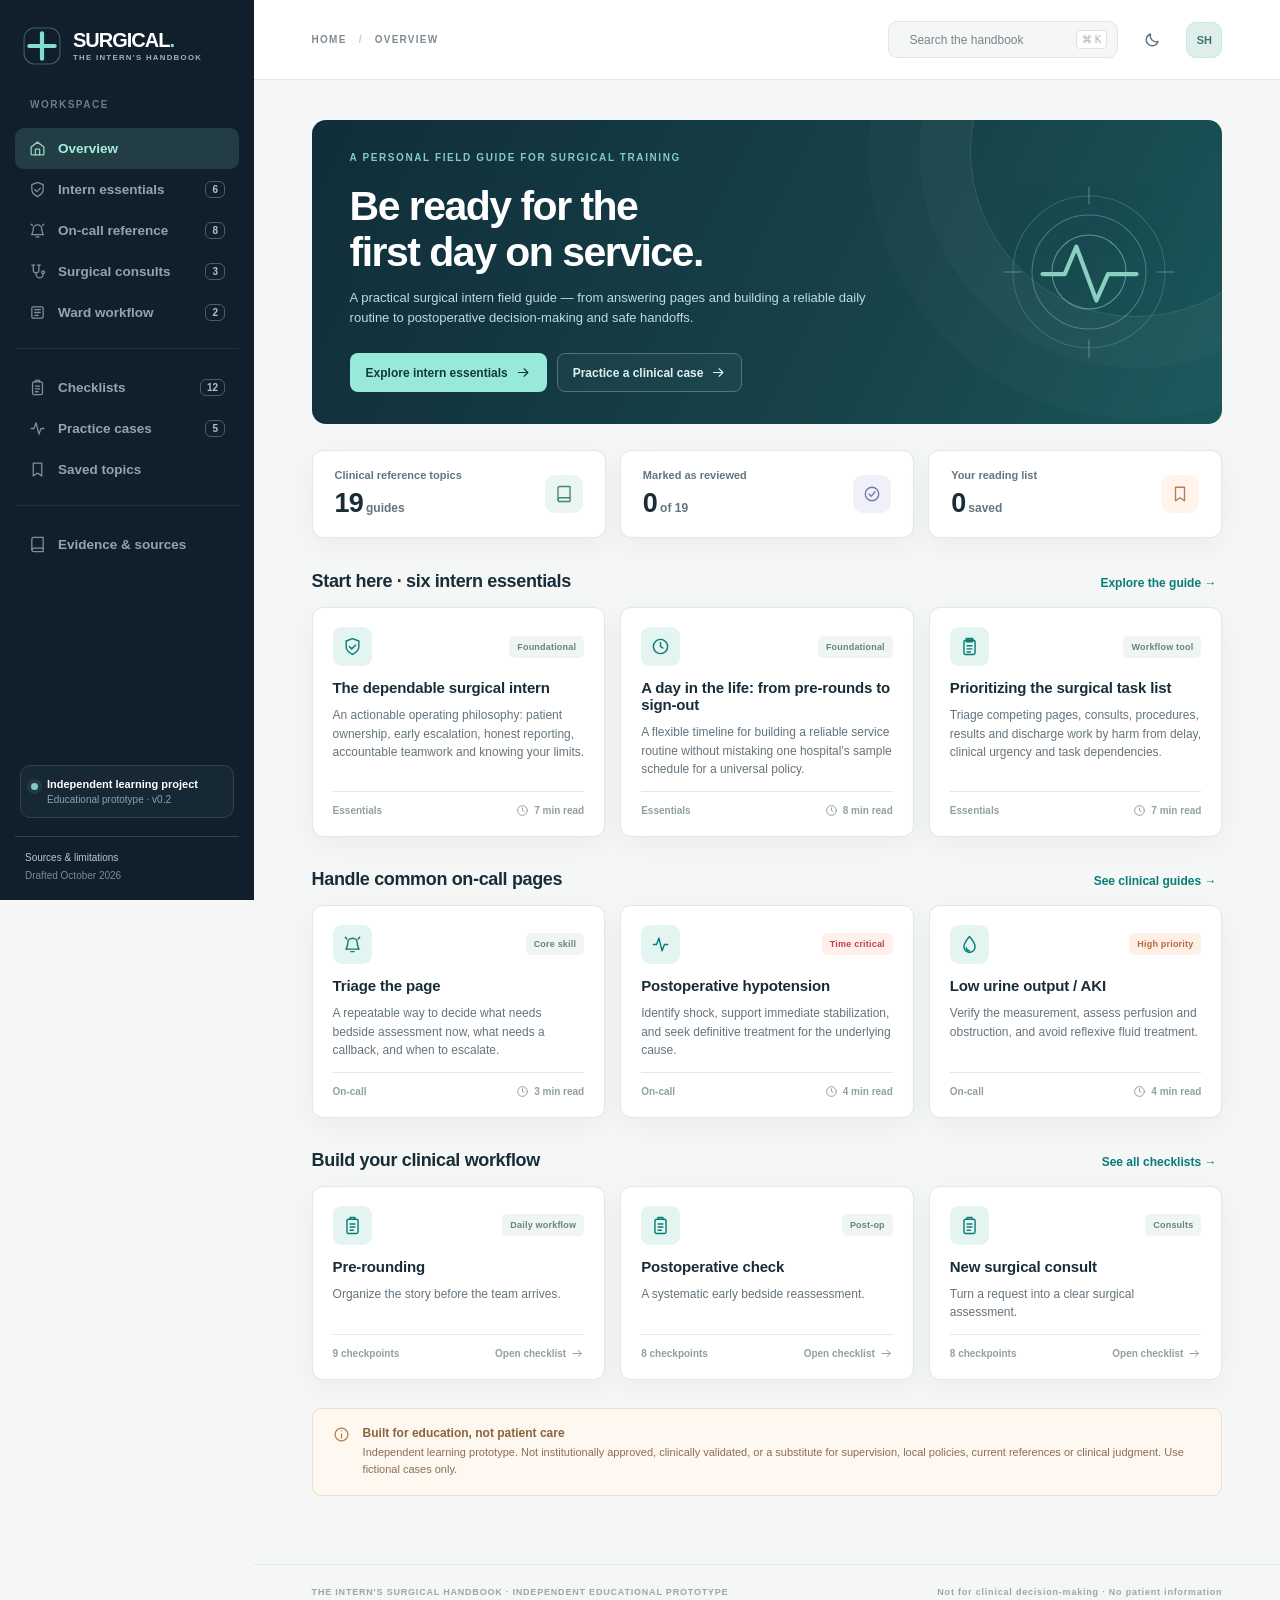
<file: interns-surgical-handbook/index.html>
<!DOCTYPE html>
<html lang="en">
<head>
  <meta charset="UTF-8" />
  <meta name="viewport" content="width=device-width, initial-scale=1.0" />
  <meta name="theme-color" content="#101e2c" />
  <meta name="description" content="The Intern's Surgical Handbook — an open-source educational prototype for the transition from medical student to surgical intern." />
  <title>The Intern's Surgical Handbook</title>
  <link rel="icon" type="image/svg+xml" href="assets/favicon.svg" />
  <link rel="stylesheet" href="assets/styles.css" />
</head>
<body>
  <div class="app-shell">
    <aside class="sidebar" id="sidebar" aria-label="Primary navigation">
      <a class="brand" href="#/home" aria-label="Handbook home">
        <span class="brand-mark" aria-hidden="true"><svg viewBox="0 0 36 36" fill="none"><path d="M18 6v24M6 18h24" stroke="currentColor" stroke-width="4" stroke-linecap="round"/><rect x="1" y="1" width="34" height="34" rx="10" stroke="currentColor" stroke-opacity=".35"/></svg></span>
        <span class="brand-type"><strong>SURGICAL<span class="brand-dot">.</span></strong><small>THE INTERN'S HANDBOOK</small></span>
      </a>
      <div class="sidebar-kicker">WORKSPACE</div>
      <nav id="navigation"></nav>
      <div class="sidebar-spacer"></div>
      <div class="sidebar-project"><span class="signal"></span><div><strong>Independent learning project</strong><span>Educational prototype · v0.2</span></div></div>
      <div class="sidebar-footer"><a href="#/sources">Sources &amp; limitations</a><span>Drafted October 2026</span></div>
    </aside>
    <div class="mobile-scrim" id="mobile-scrim"></div>
    <div class="workspace">
      <header class="topbar">
        <div class="topbar-leading"><button id="menu-toggle" class="icon-button mobile-menu" aria-label="Toggle navigation"></button><div id="breadcrumb" class="breadcrumb">HOME <span>/</span> OVERVIEW</div></div>
        <div class="topbar-actions"><button class="search-trigger" id="search-trigger"><span id="search-icon"></span><span>Search the handbook</span><kbd>⌘ K</kbd></button><button class="icon-button" id="theme-toggle" aria-label="Toggle dark appearance"></button><div class="avatar" title="Surgical education prototype">SH</div></div>
      </header>
      <main id="app" tabindex="-1" aria-live="polite"></main>
      <footer class="site-footer"><span>THE INTERN'S SURGICAL HANDBOOK · INDEPENDENT EDUCATIONAL PROTOTYPE</span><span>Not for clinical decision-making · No patient information</span></footer>
    </div>
  </div>
  <div id="search-dialog" class="dialog-layer hidden" role="dialog" aria-modal="true" aria-label="Search the handbook">
    <div class="dialog-backdrop" data-close-search="true"></div>
    <div class="search-panel"><div class="search-input-row"><span id="dialog-search-icon"></span><input id="search-input" type="search" aria-label="Search topics" placeholder="Search clinical topics, intern skills, workflows…" autocomplete="off" /><kbd>ESC</kbd></div><div class="search-results" id="search-results"></div><div class="dialog-footer"><span>↵ Open a topic</span><span>All content is for education, not patient care.</span></div></div>
  </div>
  <script src="assets/data.js"></script>
  <script src="assets/app.js"></script>
</body>
</html>
</file>
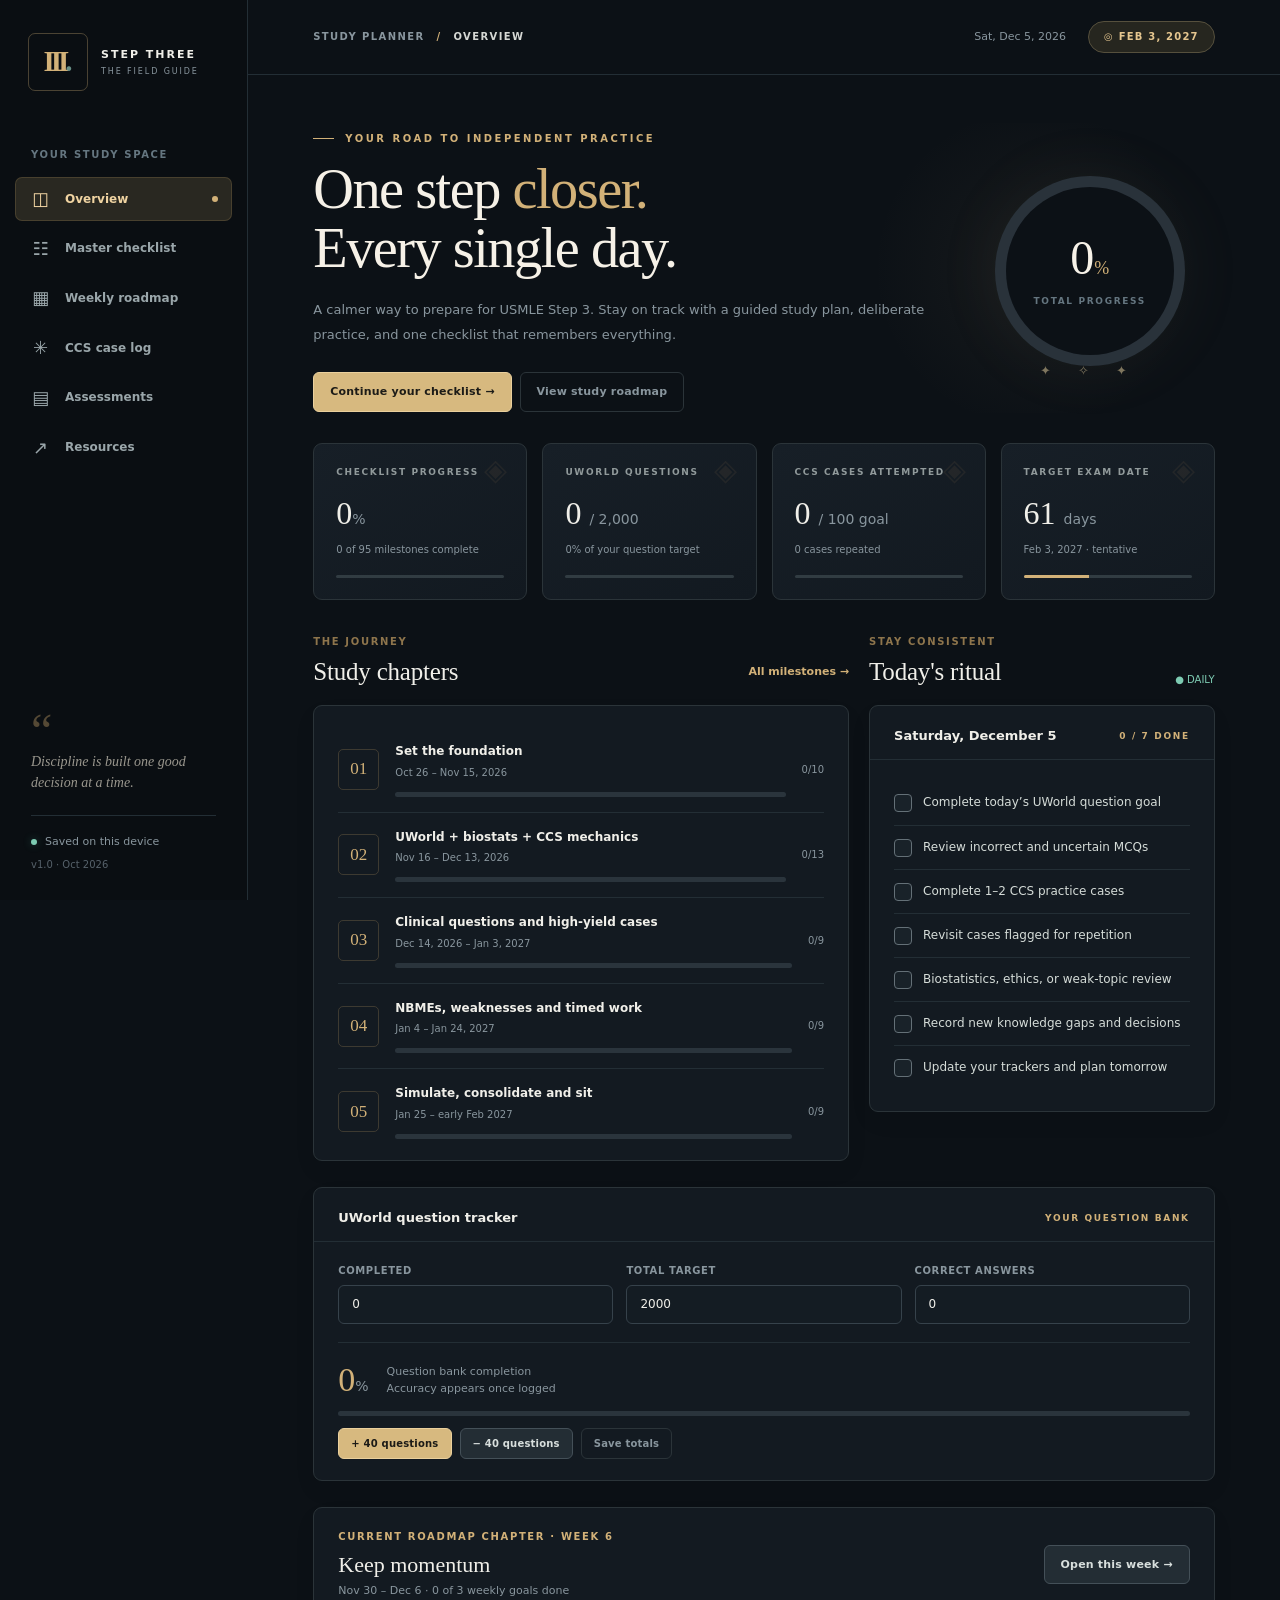
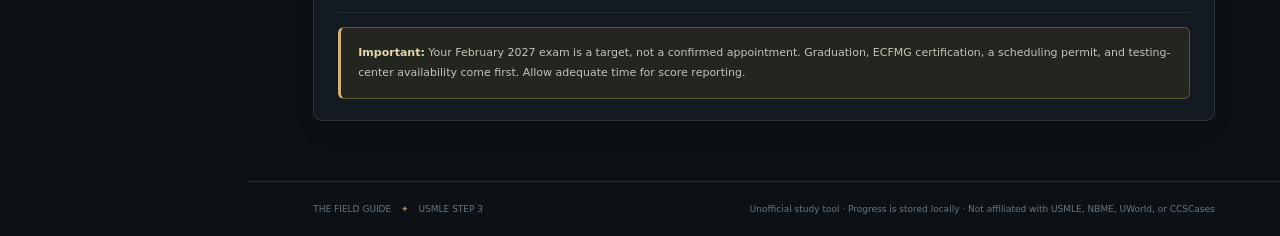
<file: step3-field-guide/index.html>
<!DOCTYPE html>
<html lang="en">
<head>
<meta charset="UTF-8"><meta name="viewport" content="width=device-width, initial-scale=1">
<meta name="theme-color" content="#0d1217">
<meta name="description" content="USMLE Step 3 study checklist: track UWorld questions, CCS practice, NBME assessments, and a week-by-week roadmap.">
<title>Step III — The Field Guide</title>
<link rel="stylesheet" href="styles.css">
<script defer src="data.js"></script><script defer src="app.js"></script>
</head>
<body>
<div class="app-shell">
  <aside class="sidebar" aria-label="Main navigation">
    <div class="brand"><div class="brand-mark">III<span>.</span></div><div class="brand-label"><strong>STEP THREE</strong><span>THE FIELD GUIDE</span></div></div>
    <div class="side-label">YOUR STUDY SPACE</div>
    <nav class="sidebar-nav" id="primary-nav">
      <button class="nav-item is-active" data-nav="dashboard"><span class="nav-symbol">◫</span><span>Overview</span><span class="nav-dot"></span></button>
      <button class="nav-item" data-nav="checklist"><span class="nav-symbol">☷</span><span>Master checklist</span></button>
      <button class="nav-item" data-nav="weeks"><span class="nav-symbol">▦</span><span>Weekly roadmap</span></button>
      <button class="nav-item" data-nav="ccs"><span class="nav-symbol">✳</span><span>CCS case log</span></button>
      <button class="nav-item" data-nav="assessments"><span class="nav-symbol">▤</span><span>Assessments</span></button>
      <button class="nav-item" data-nav="resources"><span class="nav-symbol">↗</span><span>Resources</span></button>
    </nav>
    <div class="side-bottom"><div class="quote-mark">“</div><p>Discipline is built one good decision at a time.</p><div class="side-divider"></div><div class="privacy"><span class="status-dot"></span> Saved on this device</div><div class="version">v1.0 · Oct 2026</div></div>
  </aside>
  <main class="main-panel" id="main">
    <header class="topbar"><div class="crumb">STUDY PLANNER <span>/</span> <span id="breadcrumb">OVERVIEW</span></div><div class="top-right"><span class="top-date" id="today"></span><div class="target-chip">◎ <span id="target-label">FEB 2027</span></div></div></header>
    <div id="app-content" aria-live="polite"></div>
    <footer class="footer"><span>THE FIELD GUIDE <span class="footer-separator">✦</span> USMLE STEP 3</span><span>Unofficial study tool · Progress is stored locally · Not affiliated with USMLE, NBME, UWorld, or CCSCases</span></footer>
  </main>
</div>
<div class="toast" id="toast" role="status" aria-live="polite"></div>
<input type="file" id="import-file" accept="application/json,.json" hidden>
</body>
</html>
</file>
<file: interns-surgical-handbook/assets/styles.css>
:root{--nav:#111f2c;--nav-2:#1b2b39;--nav-text:#94a4ae;--nav-selected:#223d43;--page:#f5f6f6;--card:#fff;--ink:#182d37;--muted:#65747e;--line:#e2e7e7;--accent:#087c77;--accent-soft:#e4f4f1;--accent-strong:#06655f;--orange:#b76838;--orange-soft:#fff0e7;--red:#b94543;--red-soft:#fff0ee;--shadow:0 8px 28px rgba(17,39,48,.045)}
*{box-sizing:border-box}html{scroll-behavior:smooth}body{margin:0;background:var(--page);color:var(--ink);font-family:Inter,ui-sans-serif,-apple-system,BlinkMacSystemFont,"Segoe UI",sans-serif;-webkit-font-smoothing:antialiased;font-size:14px}button,input{font:inherit}button{cursor:pointer}button:focus-visible,a:focus-visible,input:focus-visible{outline:3px solid #58b5a7;outline-offset:3px}a{color:inherit;text-decoration:none}.hidden{display:none!important}svg{display:block;width:20px;height:20px;flex-shrink:0}.app-shell{display:flex;min-height:100vh}.sidebar{width:254px;min-width:254px;background:var(--nav);color:#fff;display:flex;flex-direction:column;min-height:100vh;padding:27px 15px 19px;position:sticky;top:0;height:100vh;z-index:20}.brand{display:flex;align-items:center;gap:12px;padding:0 8px 34px}.brand-mark{color:#82ded2;width:38px;height:38px;display:flex}.brand-mark svg{height:38px;width:38px}.brand-type{display:flex;flex-direction:column;gap:3px}.brand-type strong{font-size:20px;font-weight:850;letter-spacing:-1px;line-height:1}.brand-dot{color:#7eddd0}.brand-type small{letter-spacing:1.3px;font-size:7.8px;font-weight:800;color:#99b5b9}.sidebar-kicker{font-size:10px;letter-spacing:1.5px;color:#677f8b;font-weight:800;padding:0 15px 11px}.nav-group{padding:7px 0}.nav-group+.nav-group{border-top:1px solid rgba(255,255,255,.08);margin-top:8px;padding-top:18px}.nav-item{border:0;width:100%;display:flex;align-items:center;gap:12px;background:none;color:var(--nav-text);text-align:left;padding:12px 14px;border-radius:9px;font-size:13.5px;font-weight:550;transition:.2s}.nav-item svg{height:17px;width:17px;opacity:.85}.nav-item:hover{background:var(--nav-2);color:#fff}.nav-item.active{background:var(--nav-selected);color:#a5efde;font-weight:720}.nav-item .nav-count{margin-left:auto;font-size:10px;border:1px solid #456065;padding:2px 6px;border-radius:6px;color:#a6c4c8}.sidebar-spacer{flex:1}.sidebar-project{margin:22px 5px 18px;display:flex;align-items:flex-start;gap:9px;padding:12px 10px;border:1px solid #30414b;border-radius:10px;background:#172835}.signal{width:7px;height:7px;border-radius:50%;margin-top:5px;background:#80cbbd;box-shadow:0 0 0 4px #80cbbd1d}.sidebar-project div{display:flex;flex-direction:column;gap:4px}.sidebar-project strong{font-size:11px;font-weight:700}.sidebar-project div span{color:#8aa2ad;font-size:10px}.sidebar-footer{border-top:1px solid #30414b;display:flex;flex-direction:column;gap:7px;padding:15px 10px 0;font-size:10px;color:#738c99}.sidebar-footer a{color:#b1cbd0}.workspace{min-width:0;flex:1;display:flex;flex-direction:column}.topbar{height:80px;flex:none;background:var(--card);border-bottom:1px solid var(--line);display:flex;align-items:center;justify-content:space-between;padding:0 clamp(26px,4.5vw,76px)}.topbar-leading,.topbar-actions{display:flex;gap:16px;align-items:center}.breadcrumb{font-size:10px;font-weight:800;letter-spacing:1.25px;color:#7e8c92}.breadcrumb span{margin:0 8px;color:#c0cccc}.search-trigger{display:flex;align-items:center;gap:10px;border:1px solid var(--line);color:#77878d;background:var(--page);border-radius:9px;min-width:230px;height:37px;padding:0 10px;font-size:12px;text-align:left}.search-trigger svg{height:15px;width:15px}.search-trigger kbd{margin-left:auto;border:1px solid #dce3e3;background:var(--card);padding:3px 5px;border-radius:4px;font-size:10px;color:#a0adb2;font-family:inherit}.icon-button{border:1px solid transparent;background:none;color:var(--muted);border-radius:8px;padding:8px;display:flex;align-items:center;justify-content:center}.icon-button:hover{background:var(--page)}.icon-button svg{width:18px;height:18px}.avatar{border-radius:10px;background:#deeeea;color:#42746e;border:1px solid #cce5df;width:36px;height:36px;display:flex;align-items:center;justify-content:center;font-size:11px;font-weight:800}.mobile-menu{display:none}main{width:100%;max-width:1380px;margin:0 auto;flex:1;padding:40px clamp(26px,4.5vw,76px) 68px}.site-footer{display:flex;gap:15px;justify-content:space-between;padding:20px clamp(26px,4.5vw,76px);font-size:9px;font-weight:700;letter-spacing:.8px;color:#9aa8ac;border-top:1px solid var(--line);line-height:1.7}.eyebrow{color:var(--accent);font-size:10px;letter-spacing:1.6px;text-transform:uppercase;font-weight:850}.page-heading{font-size:34px;font-weight:780;letter-spacing:-1.2px;margin:10px 0 8px;line-height:1.18}.page-subtitle{color:var(--muted);line-height:1.6;font-size:14px;margin:0;max-width:700px}.hero{border-radius:14px;background:linear-gradient(116deg,#102d3a 0%,#17444a 65%,#19565a 100%);color:#fff;min-height:258px;display:grid;grid-template-columns:minmax(0,1.6fr) minmax(190px,.7fr);overflow:hidden;position:relative;padding:32px 38px;margin-bottom:26px}.hero::after{content:"";position:absolute;width:330px;height:330px;right:-80px;top:-135px;border:1px solid #d3ffeb23;border-radius:50%;box-shadow:0 0 0 51px #ffffff06,0 0 0 102px #ffffff04}.hero-content{position:relative;z-index:1}.hero .eyebrow{color:#83cbbf}.hero h1{font-size:clamp(29px,3.2vw,43px);line-height:1.13;letter-spacing:-1.5px;font-weight:780;max-width:580px;margin:20px 0 12px}.hero p{color:#c2dbdc;line-height:1.6;max-width:545px;font-size:13px;margin:0 0 24px}.hero-actions{display:flex;gap:10px;flex-wrap:wrap}.btn{padding:11px 15px;display:inline-flex;align-items:center;justify-content:center;gap:8px;font-weight:760;font-size:12px;border-radius:8px;border:1px solid transparent;transition:.15s}.btn svg{width:15px;height:15px}.btn-primary{color:#113a39;background:#98e9d9}.btn-primary:hover{background:#b9f5e9}.btn-outline{color:#e0f1f1;border-color:#547477;background:#ffffff08}.btn-outline:hover{background:#ffffff19}.hero-visual{align-self:center;justify-self:end;position:relative;z-index:1;opacity:.85}.hero-visual svg{width:190px;height:190px}.stat-row{display:grid;grid-template-columns:repeat(3,1fr);gap:14px;margin-bottom:33px}.stat{background:var(--card);border:1px solid var(--line);border-radius:11px;padding:18px 22px;box-shadow:var(--shadow);display:flex;align-items:center;justify-content:space-between;gap:10px}.stat label{display:block;color:var(--muted);font-size:11px;font-weight:600;margin-bottom:7px}.stat strong{font-size:27px;font-weight:790;letter-spacing:-.8px}.stat .unit{font-size:12px;margin-left:3px;color:var(--muted);font-weight:600}.stat .stat-icon{padding:10px;background:#ebf5f1;border-radius:10px;color:#42837a}.stat:nth-child(2) .stat-icon{background:#f0f0f9;color:#7978ab}.stat:nth-child(3) .stat-icon{background:#fff3eb;color:#b67c4d}.stat-icon svg{width:18px;height:18px}.section-heading{display:flex;justify-content:space-between;align-items:baseline;gap:10px;margin:32px 0 15px}.section-heading h2{font-size:18px;letter-spacing:-.35px;margin:0;font-weight:760}.section-heading .view-all{background:none;border:none;color:var(--accent);font-size:12px;font-weight:750}.section-heading .view-all:hover{text-decoration:underline}.topic-grid{display:grid;grid-template-columns:repeat(3,minmax(0,1fr));gap:15px}.topic-card{display:flex;flex-direction:column;gap:10px;background:var(--card);border:1px solid var(--line);border-radius:11px;min-height:183px;padding:19px 20px;box-shadow:var(--shadow);text-align:left;color:var(--ink);position:relative;transition:transform .15s,border-color .15s,box-shadow .15s;width:100%}.topic-card:hover{transform:translateY(-2px);border-color:#acd0ca;box-shadow:0 12px 30px #15394212}.topic-card-header{display:flex;align-items:center;justify-content:space-between}.topic-icon{background:var(--accent-soft);border-radius:9px;width:39px;height:39px;color:var(--accent);display:flex;align-items:center;justify-content:center}.topic-icon svg{width:19px;height:19px}.urgency{font-size:9px;letter-spacing:.2px;color:#66847a;background:#eff6f1;padding:6px 8px;border-radius:5px;font-weight:750}.urgency.high{background:var(--orange-soft);color:var(--orange)}.urgency.critical{background:var(--red-soft);color:var(--red)}.topic-card h3{font-size:15px;letter-spacing:-.15px;margin:3px 0 0;font-weight:760}.topic-card p{font-size:12px;line-height:1.55;color:var(--muted);margin:0;flex:1}.topic-meta{display:flex;justify-content:space-between;align-items:center;color:#91a0a3;font-size:10px;font-weight:650;border-top:1px solid var(--line);padding-top:12px;margin-top:2px}.topic-meta svg{width:13px;height:13px}.topic-meta .meta-flex{display:flex;align-items:center;gap:5px}.warning-strip{margin-top:28px;display:flex;gap:13px;align-items:flex-start;background:#fef8f0;border:1px solid #f0e0c9;padding:17px 20px;border-radius:9px}.warning-strip svg{color:#b8804a;width:17px;height:17px}.warning-strip strong{display:block;color:#8b633c;font-size:12px;margin-bottom:4px}.warning-strip p{font-size:11px;color:#896f58;line-height:1.55;margin:0}.filter-row{display:flex;align-items:center;gap:9px;flex-wrap:wrap;margin:24px 0 20px}.filter-chip{border:1px solid var(--line);border-radius:7px;background:var(--card);padding:8px 13px;color:var(--muted);font-size:12px;font-weight:700}.filter-chip.active{background:var(--accent);border-color:var(--accent);color:white}.library-head{display:flex;align-items:flex-end;justify-content:space-between;gap:20px}.small-info{font-size:11px;color:var(--muted)}.article-layout{display:grid;grid-template-columns:minmax(0,1fr) 250px;gap:24px;align-items:start}.article-sheet{background:var(--card);border:1px solid var(--line);border-radius:13px;padding:35px 39px}.back-link{border:0;background:none;padding:0;color:var(--accent);display:flex;gap:6px;align-items:center;font-weight:760;font-size:12px;margin-bottom:23px}.back-link svg{width:15px;height:15px}.article-heading{display:flex;justify-content:space-between;align-items:flex-start;gap:18px}.article-sheet h1{font-size:34px;line-height:1.18;letter-spacing:-1.1px;margin:13px 0}.article-intro{font-size:14px;line-height:1.7;color:var(--muted);max-width:640px;margin:0 0 17px}.bookmark-btn{display:flex;align-items:center;justify-content:center;border:1px solid var(--line);border-radius:9px;background:var(--card);padding:10px;color:#87969b}.bookmark-btn.selected{color:var(--accent);background:var(--accent-soft);border-color:#a6d7c8}.article-facts{display:flex;gap:13px;flex-wrap:wrap;align-items:center;margin:18px 0 27px;color:#778991;font-size:11px;font-weight:700}.tag{padding:6px 9px;background:var(--page);color:#617980;font-size:10px;font-weight:700;border-radius:5px}.red-flag{background:#fff5f3;border:1px solid #f0d8d4;border-radius:10px;padding:19px 21px;margin-bottom:27px}.red-flag h3{font-size:12px;display:flex;align-items:center;gap:8px;color:#a84641;margin:0 0 12px;text-transform:uppercase;letter-spacing:.7px}.red-flag ul{padding-left:21px;margin:0;color:#654d4a;font-size:12px;line-height:1.85}.article-section{margin:28px 0}.article-section h2{font-size:17px;letter-spacing:-.3px;margin:0 0 13px}.article-section ul{margin:0;padding-left:21px;color:#4a6068;font-size:13px;line-height:1.8}.article-section li{padding-left:3px;margin:5px 0}.pearl{display:flex;gap:14px;background:var(--accent-soft);padding:19px 21px;border-radius:9px;margin:30px 0}.pearl svg{color:var(--accent)}.pearl strong{font-size:11px;letter-spacing:.6px;text-transform:uppercase;color:var(--accent)}.pearl p{color:#3d665d;font-size:13px;line-height:1.65;margin:5px 0 0}.references{border-top:1px solid var(--line);padding-top:22px;margin-top:28px}.references h2{font-size:15px;margin:0 0 12px}.reference-link{display:flex;gap:7px;align-items:center;padding:8px 0;font-size:12px;color:var(--accent);font-weight:680}.reference-link svg{width:14px;height:14px}.reference-link:hover{text-decoration:underline}.reading-footer{border-top:1px solid var(--line);margin-top:18px;padding-top:20px;display:flex;flex-wrap:wrap;justify-content:space-between;align-items:center;gap:12px}.reading-footer .btn{background:var(--accent);color:white}.reading-footer .btn.done{background:#e3f3ee;color:var(--accent)}.side-panel{background:var(--card);border:1px solid var(--line);border-radius:11px;padding:20px 18px;margin-bottom:15px}.side-panel h4{font-size:12px;letter-spacing:.15px;margin:0 0 17px}.side-panel p{font-size:11.5px;color:var(--muted);line-height:1.65;margin:0 0 12px}.side-panel a{color:var(--accent);font-size:11px;font-weight:800}.toc a{display:block;border-left:2px solid var(--line);padding:8px 0 8px 12px;color:#6f828a;font-size:11px;line-height:1.45}.toc a:hover{color:var(--accent);border-left-color:var(--accent)}.detail-kicker{font-size:10px;font-weight:760;color:var(--accent);letter-spacing:1.25px;text-transform:uppercase}.checklist-list{display:grid;gap:14px;margin-top:25px}.checklist-card{background:var(--card);border:1px solid var(--line);border-radius:11px;padding:20px 23px}.checklist-top{display:flex;justify-content:space-between;align-items:start;gap:15px}.checklist-top h3{margin:7px 0;font-size:18px}.checklist-top p{font-size:12px;color:var(--muted);margin:0 0 16px}.checklist-progress{color:var(--muted);font-size:11px;font-weight:700}.progress-track{height:5px;background:#eaf0ee;border-radius:100px;overflow:hidden;margin:10px 0 18px}.progress-fill{height:100%;background:var(--accent);border-radius:100px;transition:width .3s}.checklist-items{display:grid;gap:4px}.check-item{display:flex;align-items:flex-start;gap:11px;padding:10px;border-radius:7px;font-size:12.5px;line-height:1.5;cursor:pointer;color:#3c535b}.check-item:hover{background:var(--page)}.check-item input{accent-color:var(--accent);margin:3px 0 0;min-width:16px;height:16px}.check-item.completed{color:#859694;text-decoration:line-through}.check-actions{display:flex;justify-content:flex-end;border-top:1px solid var(--line);padding-top:13px;margin-top:13px}.tiny-button{border:0;background:none;color:var(--accent);font-size:11px;font-weight:800}.case-list{margin-top:27px;display:grid;grid-template-columns:repeat(3,minmax(0,1fr));gap:15px}.case-card{background:var(--card);border:1px solid var(--line);border-radius:12px;padding:22px;display:flex;flex-direction:column;gap:11px;min-height:232px}.case-card .case-symbol{color:var(--accent);width:42px;height:42px;border-radius:9px;background:var(--accent-soft);display:flex;align-items:center;justify-content:center}.case-card h3{font-size:16px;margin:0}.case-card p{font-size:12px;line-height:1.6;color:var(--muted);margin:0;flex:1}.case-card-bottom{display:flex;align-items:center;justify-content:space-between;border-top:1px solid var(--line);padding-top:14px}.case-card-bottom span{font-size:10px;color:var(--muted);font-weight:700}.case-card-bottom button{background:none;color:var(--accent);font-size:12px;font-weight:800;border:0}.case-stage{max-width:780px;margin:auto}.case-timeline{display:flex;align-items:center;gap:6px;margin:23px 0}.timeline-line{height:5px;flex:1;border-radius:5px;background:#dce7e4}.timeline-line.passed{background:var(--accent)}.case-scene{border:1px solid var(--line);background:var(--card);padding:27px 29px;border-radius:13px;margin-top:15px}.case-scene .scene-label{font-size:10px;font-weight:800;letter-spacing:1.2px;color:var(--accent);text-transform:uppercase}.case-scene p{font-size:13px;line-height:1.75;color:#50656b}.vitals-row{display:grid;grid-template-columns:repeat(4,minmax(0,1fr));gap:10px;margin-top:20px}.vital{background:var(--page);padding:13px 9px;border-radius:8px;text-align:center}.vital span{display:block;color:var(--muted);font-size:10px;font-weight:750;margin-bottom:5px}.vital strong{font-size:16px}.question-card{border:1px solid var(--line);background:var(--card);border-radius:13px;padding:28px 29px;margin:17px 0}.question-card h2{font-size:17px;line-height:1.5;margin:0 0 19px}.choice{width:100%;text-align:left;display:flex;gap:11px;align-items:center;background:var(--card);border:1px solid var(--line);border-radius:9px;margin:9px 0;padding:15px 16px;color:#3b525b;line-height:1.55;font-size:12.5px}.choice:hover:not(:disabled){border-color:#85c5b9;background:#f3fbf8}.choice.selected{border-color:var(--accent);background:var(--accent-soft)}.choice.bad{border-color:#e9a3a0;background:var(--red-soft)}.choice:disabled{cursor:default}.choice-letter{height:24px;width:24px;min-width:24px;background:#edf1f0;color:#738288;display:grid;place-items:center;border-radius:6px;font-size:11px;font-weight:800}.feedback{border-radius:9px;padding:18px 19px;margin-top:17px;font-size:12px;line-height:1.65;background:#e9f6f1;border:1px solid #c5e5da;color:#416a5e}.feedback.incorrect{background:#fff5ec;border-color:#efdcc5;color:#815839}.feedback strong{display:block;font-size:13px;margin-bottom:5px}.question-bottom{display:flex;justify-content:space-between;align-items:center;margin-top:20px;color:var(--muted);font-size:11px}.question-bottom .btn{background:var(--accent);color:white}.question-bottom .btn:disabled{background:#b8cac6;cursor:not-allowed}.complete-panel{text-align:center;border-radius:13px;border:1px solid var(--line);background:var(--card);padding:40px 35px;margin-top:20px}.complete-badge{background:var(--accent-soft);border-radius:50%;width:66px;height:66px;display:grid;place-items:center;color:var(--accent);margin:auto}.complete-panel h2{font-size:25px;margin:15px 0 8px}.complete-panel p{color:var(--muted);line-height:1.7}.complete-panel .btn{background:var(--accent);color:#fff}.source-grid{display:grid;grid-template-columns:repeat(2,1fr);gap:14px;margin-top:24px}.source-card{border:1px solid var(--line);background:var(--card);border-radius:10px;padding:18px;display:flex;flex-direction:column;gap:8px}.source-card strong{font-size:13px}.source-card span{color:var(--muted);font-size:11px}.source-card a{color:var(--accent);font-size:11px;font-weight:750;display:flex;gap:6px;align-items:center}.source-card a svg{width:12px;height:12px}.empty-state{border:1px dashed #bdd0cd;border-radius:12px;padding:44px;text-align:center;color:var(--muted);background:var(--card);margin-top:24px}.empty-state svg{margin:0 auto 14px;color:#8fb3ab;width:27px;height:27px}.empty-state h3{color:var(--ink)}.empty-state .btn{background:var(--accent);color:#fff}.dialog-layer{position:fixed;z-index:100;inset:0;display:flex;justify-content:center;align-items:flex-start;padding:11vh 20px 20px}.dialog-backdrop{position:absolute;inset:0;background:#0b1c2ab3;backdrop-filter:blur(3px)}.search-panel{position:relative;width:min(650px,100%);background:var(--card);border-radius:14px;box-shadow:0 35px 80px #06152166;overflow:hidden}.search-input-row{display:flex;align-items:center;gap:13px;padding:20px;border-bottom:1px solid var(--line)}.search-input-row svg{color:var(--accent)}.search-input-row input{border:0;outline:none;flex:1;min-width:0;font-size:16px;background:transparent;color:var(--ink)}.search-input-row kbd{font-family:inherit;color:var(--muted);border:1px solid var(--line);border-radius:5px;padding:5px;font-size:10px}.search-results{padding:10px;max-height:420px;overflow:auto}.search-result{border:0;background:transparent;text-align:left;padding:11px;border-radius:8px;display:flex;align-items:center;gap:11px;width:100%;color:var(--ink)}.search-result:hover{background:var(--accent-soft)}.search-result-icon{background:var(--page);color:var(--accent);padding:9px;border-radius:7px}.search-result-icon svg{width:16px;height:16px}.search-result strong,.search-result small{display:block}.search-result strong{font-size:12px}.search-result small{margin-top:4px;font-size:10px;color:var(--muted)}.dialog-footer{display:flex;justify-content:space-between;gap:10px;padding:13px 20px;background:var(--page);color:var(--muted);font-size:10px}.mobile-scrim{display:none}
/* Dark theme is optional; source content and references remain identical. */
body.dark{--page:#131d26;--card:#1c2932;--ink:#ecf3f1;--muted:#a1b5b9;--line:#304149;--accent:#81d5c4;--accent-strong:#bcece0;--accent-soft:#234d49;--orange:#e7af7d;--orange-soft:#4d342d;--red:#efaaa6;--red-soft:#522e32;--shadow:none}body.dark .hero{background:linear-gradient(116deg,#183e46,#15565a)}body.dark .search-trigger{background:#24333d}body.dark .avatar{background:#234d49;color:#8ae0d3;border-color:#346762}body.dark .stat .stat-icon{background:#295149;color:#8ae0d3}body.dark .urgency{background:#2d493f;color:#b6e0cc}body.dark .urgency.high{background:#5a4031;color:#f7c08e}body.dark .urgency.critical{background:#613737;color:#ffd0cd}body.dark .topic-card p,body.dark .article-section ul,body.dark .case-scene p,body.dark .choice,body.dark .check-item{color:#b8c8cc}body.dark .red-flag{background:#402a2b;border-color:#754144}body.dark .red-flag ul{color:#edc5c5}body.dark .red-flag h3{color:#ffc0bc}body.dark .pearl{background:#214541}body.dark .pearl p{color:#b8e4d7}body.dark .warning-strip{background:#382f28;border-color:#66523c}body.dark .warning-strip strong,body.dark .warning-strip p{color:#e1c6a2}body.dark .vital{background:#26343d}body.dark .choice{background:var(--card)}body.dark .choice.selected{background:#234d49}body.dark .choice.bad{background:#503438}body.dark .feedback{background:#234d49;border-color:#386b61;color:#c3e9db}body.dark .feedback.incorrect{background:#4f392e;color:#f2d1ad;border-color:#765443}body.dark .progress-track{background:#31464b}body.dark .check-item.completed{color:#6f8589}body.dark .check-item:hover{background:#24343c}body.dark .choice-letter{background:#35464c;color:#cad8d6}body.dark .reference-link{color:var(--accent)}body.dark .search-result:hover{background:#2a4745}
@media(max-width:1150px){.topic-grid,.case-list{grid-template-columns:repeat(2,minmax(0,1fr))}.article-layout{grid-template-columns:minmax(0,1fr)}.article-layout .article-aside{display:none}.hero{grid-template-columns:minmax(0,1fr) 150px}.hero-visual svg{width:140px;height:140px}}
@media(max-width:800px){.sidebar{position:fixed;transform:translateX(-100%);transition:transform .2s}.sidebar.open{transform:translateX(0)}.mobile-scrim.open{display:block;position:fixed;inset:0;background:#0d1c2d88;z-index:19}.mobile-menu{display:flex}.topbar{height:65px;padding:0 22px}.topbar-leading{gap:7px}.topbar-actions{gap:6px}.search-trigger{min-width:0;width:40px;justify-content:center;padding:0}.search-trigger span:not(:first-child),.search-trigger kbd{display:none}.avatar{display:none}main{padding:24px 22px 45px}.hero{padding:27px;grid-template-columns:1fr;min-height:0}.hero-visual{display:none}.stat-row{gap:8px}.stat{padding:15px;gap:5px}.stat strong{font-size:21px}.stat .stat-icon{display:none}.site-footer{padding:19px 22px;flex-direction:column;gap:4px}.article-sheet{padding:26px 22px}.article-sheet h1{font-size:27px}}
@media(max-width:540px){.topic-grid,.case-list,.source-grid{grid-template-columns:1fr}.stat-row{grid-template-columns:repeat(3,1fr)}.stat{padding:13px 9px;text-align:center;display:block}.stat label{font-size:10px}.stat strong{font-size:22px}.hero h1{font-size:31px}.hero .btn{flex:1}.page-heading{font-size:28px}.article-heading{align-items:flex-start}.vitals-row{grid-template-columns:repeat(2,minmax(0,1fr))}.case-scene,.question-card{padding:22px 18px}.dialog-footer{font-size:9px}.search-trigger{height:35px;width:35px}.breadcrumb{font-size:9px}.topic-card{min-height:156px}}
@media print{.sidebar,.topbar,.site-footer,.article-aside,.back-link,.bookmark-btn,.reading-footer,.btn{display:none!important}main{padding:0}.article-layout{display:block}.article-sheet{border:0;padding:0}.red-flag{break-inside:avoid}body{background:#fff;color:#000}}
</file>
<file: step3-field-guide/styles.css>
:root{color-scheme:dark;--bg:#0c1116;--sidebar:#0a0e12;--panel:#131a21;--panel-2:#171f27;--panel-3:#1b252d;--border:#2b3439;--border-soft:#232e35;--text:#f0efe9;--muted:#89969e;--muted2:#657680;--gold:#d2b178;--gold-deep:#8e754c;--green:#7dcbb2;--red:#d28b81;--shadow:0 16px 55px #05090d60;--serif:Georgia,'Times New Roman',serif;--sans:Inter,ui-sans-serif,system-ui,-apple-system,BlinkMacSystemFont,'Segoe UI',sans-serif}
*{box-sizing:border-box}html{scroll-behavior:smooth}body{margin:0;background:var(--bg);color:var(--text);font:14px/1.56 var(--sans);-webkit-font-smoothing:antialiased}button,input,select,textarea{font:inherit}button{cursor:pointer}button:focus-visible,a:focus-visible,input:focus-visible,textarea:focus-visible{outline:2px solid var(--gold);outline-offset:3px}a{color:var(--gold);text-decoration:none}a:hover{text-decoration:underline}::selection{background:#b1945d70;color:#fff}.app-shell{min-height:100vh;display:grid;grid-template-columns:248px minmax(0,1fr)}.sidebar{position:sticky;top:0;height:100vh;background:var(--sidebar);border-right:1px solid var(--border-soft);padding:33px 15px 25px;display:flex;flex-direction:column;z-index:9}.brand{display:flex;align-items:center;gap:13px;margin:0 13px 56px}.brand-mark{font:700 29px/1 var(--serif);letter-spacing:-4px;color:var(--gold);border:1px solid #9d875e70;border-radius:7px;padding:13px 13px 14px 9px;width:60px;text-align:center}.brand-mark span{color:#688f86}.brand-label{display:flex;flex-direction:column;gap:3px}.brand-label strong{font-weight:770;font-size:11px;letter-spacing:2px}.brand-label span{font-size:8px;color:var(--muted);letter-spacing:1.9px;white-space:nowrap}.side-label,.micro{font-size:10px;letter-spacing:1.65px;text-transform:uppercase;color:var(--muted2);font-weight:760}.side-label{margin:0 16px 14px}.sidebar-nav{display:flex;flex-direction:column;gap:5px}.nav-item{display:flex;align-items:center;gap:13px;color:#9aa6aa;background:transparent;border:1px solid transparent;border-radius:7px;text-align:left;width:100%;padding:12px 13px;font-size:12px;font-weight:590;transition:background .15s}.nav-item:hover{background:#1b2228;color:#fff}.nav-item.is-active{background:#292821;border-color:#6b5c3c77;color:#f0d4a2}.nav-symbol{width:23px;text-align:center;font-size:18px;font-weight:400;line-height:1}.nav-dot{margin-left:auto;width:6px;height:6px;background:var(--gold);border-radius:50%}.side-bottom{margin-top:auto;padding:16px 16px 2px;color:var(--muted)}.quote-mark{font:48px/25px var(--serif);color:#554935}.side-bottom p{font:italic 14px/1.5 var(--serif);max-width:174px;margin:8px 0 22px;color:#9a978e}.side-divider{height:1px;background:var(--border-soft);margin-bottom:17px}.privacy{display:flex;gap:8px;align-items:center;font-size:11px}.status-dot{width:6px;height:6px;border-radius:50%;background:var(--green);box-shadow:0 0 9px #4cb79655}.version{font-size:10px;color:#56616a;margin-top:7px}.main-panel{min-width:0;display:flex;flex-direction:column}.topbar{height:75px;display:flex;align-items:center;justify-content:space-between;border-bottom:1px solid var(--border-soft);padding:0 clamp(24px,5.1vw,78px);gap:20px}.crumb{font-size:10px;letter-spacing:1.4px;color:var(--muted);font-weight:700}.crumb span{color:var(--gold);margin:0 7px}.crumb span:last-child{margin:0;color:#d6d8d4}.top-right{display:flex;gap:22px;align-items:center}.top-date{font-size:11px;color:var(--muted)}.target-chip{background:#26261f;color:#e5c68f;border:1px solid #56503d;border-radius:30px;padding:7px 15px;font-size:10px;letter-spacing:1.2px;font-weight:760;white-space:nowrap}.content{width:min(1170px,100%);margin:0 auto;padding:48px clamp(24px,5.1vw,78px) 60px}.eyebrow{color:var(--gold);font-size:10px;font-weight:750;letter-spacing:2.5px;text-transform:uppercase;margin-bottom:13px;display:flex;align-items:center;gap:11px}.eyebrow:before{content:"";width:21px;height:1px;background:var(--gold)}h1,h2,h3,p{margin-top:0}h1{font:normal clamp(41px,4.4vw,65px)/1.06 var(--serif);letter-spacing:-1.5px;color:#f6f1e7;margin-bottom:19px}h1 em{font-style:normal;color:var(--gold)}h2{font:normal 25px/1.2 var(--serif);letter-spacing:-.2px;margin:0}h3{font:600 16px/1.25 var(--sans);margin:0}.intro{font-size:13px;color:var(--muted);max-width:660px;line-height:1.9}.hero{display:grid;grid-template-columns:1fr 250px;gap:32px;align-items:center;padding:8px 0 31px;position:relative}.hero:before{content:"";position:absolute;right:0;top:0;width:360px;height:290px;background:radial-gradient(circle,#ab926d12 0%,transparent 70%);pointer-events:none}.hero-art{min-height:215px;display:grid;place-items:center;position:relative}.progress-ring{width:190px;height:190px;border-radius:50%;display:grid;place-items:center;background:conic-gradient(var(--gold) var(--amount),#29323a var(--amount));position:relative;box-shadow:0 0 70px #bd9c6d10}.progress-ring:before{content:"";position:absolute;inset:11px;border-radius:50%;background:var(--bg)}.ring-center{text-align:center;position:relative;z-index:1}.ring-number{font:normal 48px/1 var(--serif);color:#f7f2e8}.ring-number small{font:18px var(--serif);color:var(--gold)}.ring-center .micro{margin-top:12px;font-size:9px}.ring-flourish{position:absolute;bottom:0;color:#7f765e;font:13px var(--serif);letter-spacing:12px}.section-heading{display:flex;align-items:end;justify-content:space-between;gap:18px;margin-bottom:18px}.section-heading .micro{margin-bottom:8px;color:var(--gold-deep)}.muted{color:var(--muted)}.tiny{font-size:11px}.muted-link{font-size:11px;font-weight:700;color:var(--gold);white-space:nowrap;border:0;background:transparent;padding:7px 0}.metrics{display:grid;grid-template-columns:repeat(4,minmax(0,1fr));gap:15px;margin-bottom:34px}.metric{background:linear-gradient(145deg,#171f27,#121920);border:1px solid var(--border);border-radius:9px;padding:21px 22px;min-height:146px;position:relative;overflow:hidden}.metric:after{content:'◈';position:absolute;right:19px;top:8px;font:30px var(--serif);color:#65563e30}.metric .micro{font-size:9px;color:#919a9b}.metric-value{font:normal 32px/1.2 var(--serif);margin-top:15px}.metric-value .unit{font:14px var(--sans);color:var(--muted)}.metric-footer{font-size:10px;color:var(--muted);margin-top:10px}.mini-meter{height:3px;background:#313c42;margin-top:17px;border-radius:4px;overflow:hidden}.mini-meter>span{display:block;height:100%;background:var(--green);transition:width .2s}.accent-gold .mini-meter>span{background:var(--gold)}.split{display:grid;grid-template-columns:minmax(0,1.55fr) minmax(280px,1fr);gap:20px}.card{background:var(--panel);border:1px solid var(--border);border-radius:9px;box-shadow:0 10px 24px #0000000b}.card-head{padding:22px 24px 15px;display:flex;justify-content:space-between;align-items:center;gap:12px;border-bottom:1px solid var(--border-soft)}.card-body{padding:21px 24px}.card h3{font-weight:680;font-size:13px}.card-head .micro{font-size:9px;color:var(--gold)}.btn{background:#d7b97f;color:#1c1b17;border:1px solid #ead09d;border-radius:6px;font-weight:800;padding:10px 16px;font-size:11px;letter-spacing:.2px}.btn:hover{background:#edcc8d}.btn-secondary{background:#232d34;color:#d8dfdd;border-color:#445058}.btn-secondary:hover{background:#34404a}.btn-ghost{background:transparent;color:var(--muted);border-color:var(--border)}.btn-ghost:hover{background:var(--panel-3);color:#fff}.btn-small{padding:7px 12px;font-size:10px}.btn-row{display:flex;gap:8px;flex-wrap:wrap}.divider{height:1px;background:var(--border-soft);margin:18px 0}.phase-list{display:flex;flex-direction:column}.phase-preview{display:flex;align-items:center;gap:16px;padding:15px 0;border-bottom:1px solid var(--border-soft)}.phase-preview:last-child{border-bottom:0;padding-bottom:0}.chapter-no{font:17px var(--serif);color:var(--gold);border:1px solid #685a4380;border-radius:5px;width:41px;height:41px;display:grid;place-items:center;flex:0 0 41px}.phase-copy{min-width:0;flex:1}.phase-copy strong{display:block;font-size:12px}.phase-copy span{font-size:10px;color:var(--muted)}.phase-count{font-size:10px;color:var(--muted);white-space:nowrap}.bar{height:5px;background:#2a343c;border-radius:8px;overflow:hidden}.bar-fill{height:100%;background:var(--gold);border-radius:8px;transition:width .2s}.phase-preview .bar{margin-top:8px}.today-task{display:flex;align-items:flex-start;gap:11px;padding:12px 0;border-bottom:1px solid var(--border-soft)}.today-task:last-child{border-bottom:none}.custom-check{appearance:none;flex:0 0 18px;width:18px;height:18px;border:1px solid #647077;border-radius:4px;background:#192229;margin:1px 0 0;cursor:pointer;position:relative}.custom-check:checked{background:#a8c8b4;border-color:#a8c8b4}.custom-check:checked:after{content:'✓';color:#172b24;position:absolute;inset:-3px 0 0;text-align:center;font-size:15px;font-weight:800}.task-text{font-size:12px;color:#d5dcd8;line-height:1.6}.task-text.completed{color:#748480;text-decoration:line-through}.task-meta{font-size:10px;color:var(--muted);margin-top:3px}.notice{background:#22261f;border:1px solid #60543c;border-left:3px solid var(--gold);border-radius:6px;padding:15px 17px;font-size:11px;color:#c6c4b5;line-height:1.8;margin:24px 0}.notice strong{color:#e7d4ae}.weekly-badge{color:var(--green);font-size:10px}.page-head{padding-top:8px;margin-bottom:30px}.page-head h1{font-size:clamp(40px,4vw,57px)}.page-head .intro{margin-bottom:0}.toolbar{display:flex;flex-wrap:wrap;align-items:center;gap:10px;margin-bottom:20px}.field,.select{background:#141c23;border:1px solid #36424b;border-radius:6px;color:var(--text);height:39px;padding:0 13px;font-size:12px;min-width:0}.field::placeholder{color:#687780}.field-grow{flex:1;min-width:200px}.select{cursor:pointer}.toolbar .mini-text{margin-left:auto}.phase-block{margin:0 0 13px;background:var(--panel);border:1px solid var(--border);border-radius:9px;overflow:hidden}.phase-trigger{background:none;border:0;color:var(--text);width:100%;text-align:left;display:flex;gap:14px;align-items:center;padding:19px 22px}.phase-trigger .phase-copy strong{font-size:15px}.phase-trigger .chapter-no{height:47px;width:47px;flex-basis:47px}.phase-perc{text-align:right;flex:0 0 72px}.phase-perc strong{font:21px var(--serif);color:var(--gold)}.phase-perc span{display:block;color:var(--muted);font-size:10px}.caret{color:var(--gold);font-size:13px;margin-left:4px}.phase-inner{border-top:1px solid var(--border-soft);padding:21px 24px 15px}.chapter-description{color:var(--muted);margin:0 0 18px;font-size:12px}.task-group{margin-bottom:18px}.task-group-title{margin:0 0 10px;color:#bda97f;font-size:10px;letter-spacing:1.45px;text-transform:uppercase;font-weight:800}.task-row{display:flex;gap:12px;padding:11px 0;border-bottom:1px solid #29323977;align-items:start}.task-row:last-child{border-bottom:0}.task-row .task-text{font-size:12px}.task-details{color:var(--muted);font-size:11px;line-height:1.65;margin-top:3px}.tag{font-size:9px;padding:2px 7px;border:1px solid #47534f;border-radius:4px;color:#a9c3b2;vertical-align:1px;margin-left:7px}.tag.optional{color:#9a9d9f;border-color:#434e55}.tag.recommended{color:#d2bb92;border-color:#665c48}.week-grid{display:grid;grid-template-columns:repeat(3,minmax(0,1fr));gap:14px}.week-card{padding:20px;border-radius:9px;background:var(--panel);border:1px solid var(--border);display:flex;flex-direction:column;gap:12px}.week-card.current{border-color:#9e8257;box-shadow:inset 0 0 0 1px #64533b50}.week-number{font:29px var(--serif);color:var(--gold)}.week-top{display:flex;justify-content:space-between;align-items:start}.week-focus{font-size:14px;font-weight:750}.week-date{font-size:11px;color:var(--muted)}.week-card .task-row{padding:8px 0}.week-card .task-text{font-size:11px}.week-card .task-details{display:none}.week-prog{font-size:10px;color:var(--muted)}.input-group{display:flex;flex-direction:column;gap:6px;min-width:0}.input-group label{font-size:10px;color:var(--muted);font-weight:740;letter-spacing:.6px;text-transform:uppercase}.form-grid{display:grid;grid-template-columns:repeat(3,minmax(0,1fr));gap:13px}.form-grid .field{width:100%}.block-label{color:var(--gold);font-size:10px;letter-spacing:1.5px;text-transform:uppercase;font-weight:700}.case-table,.score-table{width:100%;border-collapse:collapse;text-align:left}.case-table th,.score-table th{font-size:10px;color:var(--muted);font-weight:700;text-transform:uppercase;letter-spacing:1px;border-bottom:1px solid #3a444c;padding:12px}.case-table td,.score-table td{padding:12px;border-bottom:1px solid var(--border-soft);font-size:12px}.case-table tr:last-child td,.score-table tr:last-child td{border-bottom:none}.case-table .field{height:33px;width:95px}.case-table .note-field{width:100%;min-width:135px}.table-scroll{overflow-x:auto}.case-table td:nth-child(1){min-width:90px;color:#efdfc4;font-weight:700}.case-counter{display:flex;align-items:center;gap:18px;flex-wrap:wrap}.case-counter .big-number{font:34px var(--serif);color:var(--gold)}.progress-legend{font-size:11px;color:var(--muted)}.resource-grid{display:grid;grid-template-columns:repeat(2,minmax(0,1fr));gap:15px}.resource-card{padding:20px;display:flex;align-items:center;justify-content:space-between;gap:15px}.resource-name{font-weight:700;font-size:12px;color:#e4e4dd}.resource-desc{font-size:11px;color:var(--muted);margin-top:5px}.resource-arrow{font-size:20px;color:var(--gold)}.resource-card:hover{border-color:#7a684c}.score-table .field{height:36px;width:125px}.notes-field{background:#141c23;border:1px solid #36424b;border-radius:6px;color:var(--text);padding:10px 12px;font-size:12px;resize:vertical;min-height:80px;width:100%}.setting-row{display:flex;justify-content:space-between;gap:20px;align-items:center;padding:13px 0;border-bottom:1px solid var(--border-soft)}.setting-row:last-child{border-bottom:0}.setting-row strong{font-size:12px}.setting-row p{margin:4px 0 0;font-size:11px;color:var(--muted)}.toast{position:fixed;bottom:22px;right:25px;padding:12px 17px;border:1px solid #66745d;background:#21322e;color:#d9f1e3;border-radius:7px;box-shadow:var(--shadow);font-size:12px;opacity:0;pointer-events:none;transition:opacity .2s;z-index:30}.toast.visible{opacity:1}.footer{margin-top:auto;border-top:1px solid var(--border-soft);color:var(--muted2);font-size:9px;padding:20px clamp(24px,5.1vw,78px);display:flex;justify-content:space-between;gap:20px;line-height:1.6}.footer-separator{padding:0 7px;color:#9a8760}.empty{color:var(--muted);padding:18px 0;font-size:12px}.demo-banner{background:#5c49294d;border:1px solid #7e6742;border-radius:6px;padding:9px 14px;font-size:10px;color:#eed4a1;margin:-14px 0 21px;display:flex;justify-content:space-between;gap:15px}.demo-banner a{font-weight:800}.disclaimer{margin-top:18px;font-size:10px;color:var(--muted)}.right{margin-left:auto}.small-heading{font-weight:760;font-size:11px}.circular-number{font-size:10px;color:var(--gold);border:1px solid #806942;border-radius:50%;width:25px;height:25px;display:grid;place-items:center}.table-note{font-size:10px;color:var(--muted);padding:12px 0}.hide{display:none!important}
@media(max-width:1100px){.app-shell{grid-template-columns:210px minmax(0,1fr)}.sidebar{padding-left:10px;padding-right:10px}.brand{margin-left:8px;gap:8px}.metrics{grid-template-columns:repeat(2,minmax(0,1fr))}.split{grid-template-columns:1fr}.week-grid{grid-template-columns:repeat(2,minmax(0,1fr))}}
@media(max-width:720px){.app-shell{display:block}.sidebar{position:relative;width:100%;height:auto;padding:14px 16px 12px;border-bottom:1px solid var(--border);border-right:none}.brand{margin:0 0 13px 0}.brand-mark{width:42px;padding:7px 6px 8px 2px;font-size:23px;letter-spacing:-3px}.brand-label strong{font-size:10px}.brand-label span{font-size:8px}.side-label,.side-bottom{display:none}.sidebar-nav{flex-direction:row;overflow-x:auto;gap:6px;padding-bottom:2px;scrollbar-width:none}.sidebar-nav::-webkit-scrollbar{display:none}.nav-item{flex:0 0 auto;padding:8px 10px;font-size:10px;gap:6px}.nav-symbol{font-size:13px;width:14px}.nav-dot{display:none}.topbar{height:51px;padding:0 19px}.top-date{display:none}.content{padding:32px 18px 48px}.hero{grid-template-columns:1fr;gap:8px}.hero-art{display:none}h1{font-size:45px}.metrics{gap:9px}.metric{padding:16px;min-height:124px}.metric-value{font-size:28px}.week-grid,.resource-grid{grid-template-columns:1fr}.form-grid{grid-template-columns:1fr 1fr}.footer{padding:20px 18px;display:block}.footer>span{display:block;margin-bottom:5px}.card-head,.card-body{padding-left:17px;padding-right:17px}.phase-trigger{padding:15px 13px;gap:10px}.phase-inner{padding:18px 16px}.phase-perc{flex-basis:52px}.phase-perc strong{font-size:17px}.phase-copy strong{font-size:13px!important}.chapter-no{width:36px!important;height:39px!important;flex-basis:36px!important;font-size:14px}.table-scroll{margin:0 -12px}.case-table td,.case-table th{padding:9px}.resource-grid{gap:9px}}
@media(prefers-reduced-motion:reduce){*,*:before,*:after{scroll-behavior:auto!important;transition:none!important}}
/* On narrow screens, keep each navigation tab compact so tabs are discoverable. */
@media(max-width:720px){.sidebar-nav .nav-item{width:auto;flex:0 0 auto;white-space:nowrap}.sidebar-nav{margin-right:-16px;padding-right:18px}}
</file>
